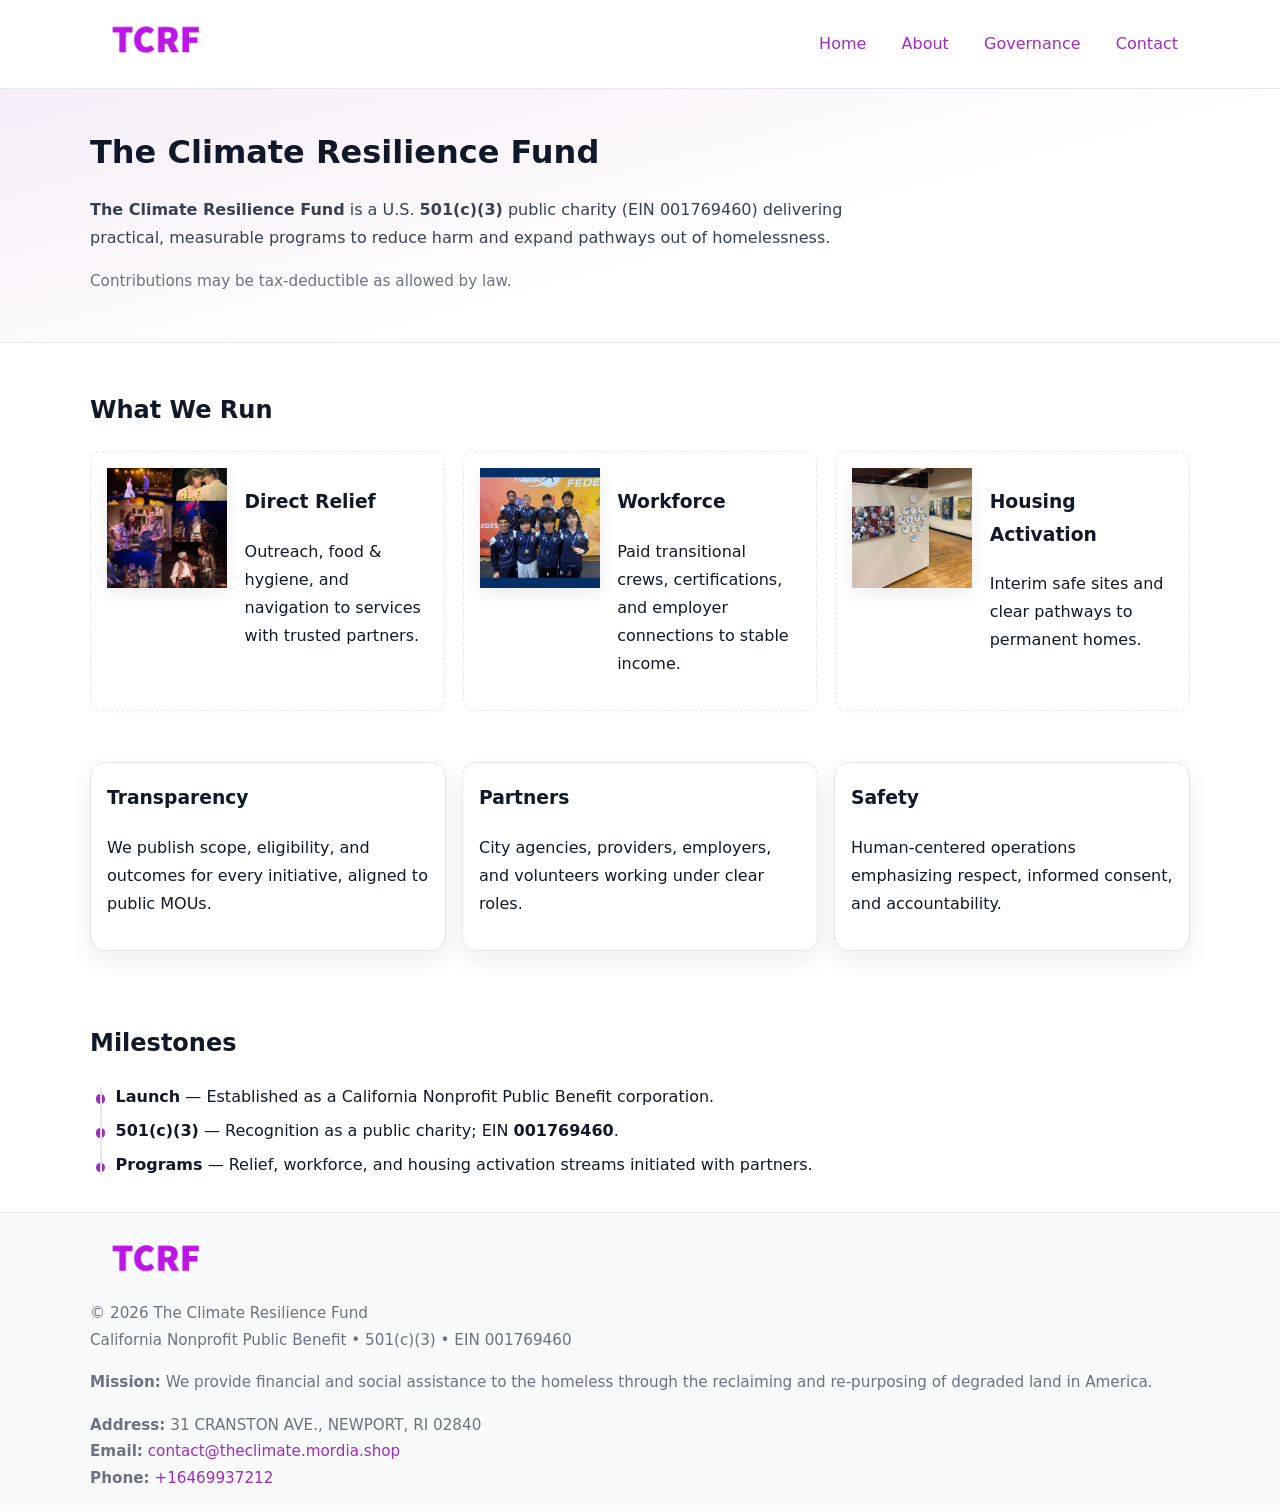
<file: index.html>
<!doctype html>
<html lang="en">
<head>
<meta charset="utf-8"/><meta name="viewport" content="width=device-width,initial-scale=1"/>
<title>The Climate Resilience Fund – Nonprofit • 2025</title>
<link rel="stylesheet" href="assets/styles.css"/><link rel="icon" href="images/logo.png">
<meta name="data-ein" content="001769460"><meta name="data-name" content="The Climate Resilience Fund">
<meta name="data-email" content="contact@theclimate.mordia.shop"><meta name="data-phone" content="+16469937212">
<meta name="data-address" content="31 CRANSTON AVE.,
NEWPORT, RI 02840"><meta name="data-map" content="31+CRANSTON+AVE+,+NEWPORT,+RI+02840">
  <meta name="description" content="Our nonprofit strengthens the community with programs focused on community services, education, and direct relief.">
<meta name="facebook-domain-verification" content="nfswtjq7tbtf8h70bo1kwta3w5k3zq" />
</head>
<body>
<div style="position:absolute;left:-9999px;top:-9999px;opacity:0" data-uniq="{{UNIQUE_BLOB}}">
  <span>Our nonprofit strengthens the community with programs focused on community services, education, and direct relief.</span><svg width="12" height="12" viewBox="0 0 12 12" xmlns="http://www.w3.org/2000/svg"><circle cx="6" cy="6" r="5" fill="#2563eb"/></svg><img src="images/jobs.jpg" width="1" height="1" alt="" loading="lazy"/>
</div>

<header>
  <div class="header-wrap">
    <a href="index.html" aria-label="Home"><img src="images/logo.png" alt="The Climate Resilience Fund logo" style="width:132px"></a>
    <nav><a class="active" href="index.html">Home</a><a href="about.html">About</a><a href="governance.html">Governance</a><a href="contact.html">Contact</a></nav>
  </div>
</header>

<section class="cbafd468a0c">
  <div class="container">
    <h1>The Climate Resilience Fund</h1>
    <p class="cc1df79d44d"><strong>The Climate Resilience Fund</strong> is a U.S. <strong>501(c)(3)</strong> public charity (EIN 001769460) delivering practical, measurable programs to reduce harm and expand pathways out of homelessness.</p>
    <p class="small">Contributions may be tax-deductible as allowed by law.</p>
  </div>
</section>

<main>
  <!-- What We Run: ảnh vuông 120x120 -->
  <section class="section">
    <div class="container">
      <h2>What We Run</h2>
      <div class="feature-row">
        <div class="feature">
          <img class="thumb" src="images/relief.jpg" alt="Direct Relief">
          <div><h3>Direct Relief</h3><p>Outreach, food & hygiene, and navigation to services with trusted partners.</p></div>
        </div>
        <div class="feature">
          <img class="thumb" src="images/jobs.jpg" alt="Workforce">
          <div><h3>Workforce</h3><p>Paid transitional crews, certifications, and employer connections to stable income.</p></div>
        </div>
        <div class="feature">
          <img class="thumb" src="images/land.jpg" alt="Housing Activation">
          <div><h3>Housing Activation</h3><p>Interim safe sites and clear pathways to permanent homes.</p></div>
        </div>
      </div>
    </div>
  </section>

  <section class="section">
    <div class="container grid">
      <div class="cards">
        <article class="c2e6db09ad5"><h3>Transparency</h3><p>We publish scope, eligibility, and outcomes for every initiative, aligned to public MOUs.</p></article>
        <article class="c2e6db09ad5"><h3>Partners</h3><p>City agencies, providers, employers, and volunteers working under clear roles.</p></article>
        <article class="c2e6db09ad5"><h3>Safety</h3><p>Human-centered operations emphasizing respect, informed consent, and accountability.</p></article>
      </div>
    </div>
  </section>

  <!-- Milestones: bullet chuẩn -->
  <section class="section">
    <div class="container">
      <h2>Milestones</h2>
      <ul class="timeline">
        <li><strong>Launch</strong> — Established as a California Nonprofit Public Benefit corporation.</li>
        <li><strong>501(c)(3)</strong> — Recognition as a public charity; EIN <strong>001769460</strong>.</li>
        <li><strong>Programs</strong> — Relief, workforce, and housing activation streams initiated with partners.</li>
      </ul>
    </div>
  </section>

  <footer>
    <div class="grid">
      <div><img src="images/logo.png" alt="" style="width:132px;margin-bottom:.5rem"><div class="small">© <span id="year"></span> The Climate Resilience Fund</div><div class="small">California Nonprofit Public Benefit • 501(c)(3) • EIN 001769460</div></div>
      <div><div class="small"><strong>Mission:</strong> We provide financial and social assistance to the homeless through the reclaiming and re-purposing of degraded land in America.</div></div>
      <div><div class="small"><strong>Address:</strong> 31 CRANSTON AVE.,
NEWPORT, RI 02840<br><strong>Email:</strong> <a href="mailto:contact@theclimate.mordia.shop">contact@theclimate.mordia.shop</a><br><strong>Phone:</strong> <a href="tel:+16469937212">+16469937212</a></div></div>
    </div>
  </footer>
</main>

<!-- color/skin -->
<script>(function(){function g(n){const e=document.querySelector('meta[name="'+n+'"]');return e?e.content:''}
function h(s){let x=2166136261>>>0;for(let i=0;i<s.length;i++){x^=s.charCodeAt(i);x=(x*16777619)>>>0}return x>>>0}
let k=(g('data-ein')||'').replace(/\D+/g,'');if(!k)k=g('data-name')||location.hostname||'d';
const key=h(String(k)),H=key%360,S=55+(key%20),L=46;
const r=document.documentElement;r.style.setProperty('--brand',`hsl(${H} ${S}% ${L}%)`);
r.style.setProperty('--brand-ink',`hsl(${H} ${Math.min(95,S+10)}% ${Math.max(22,L-18)}%)`);
r.style.setProperty('--soft',`hsl(${H} ${Math.max(40,S-25)}% 95%)`);
const y=document.getElementById('year'); if(y) y.textContent=new Date().getFullYear();})();</script>
</body>
</html>
</file>
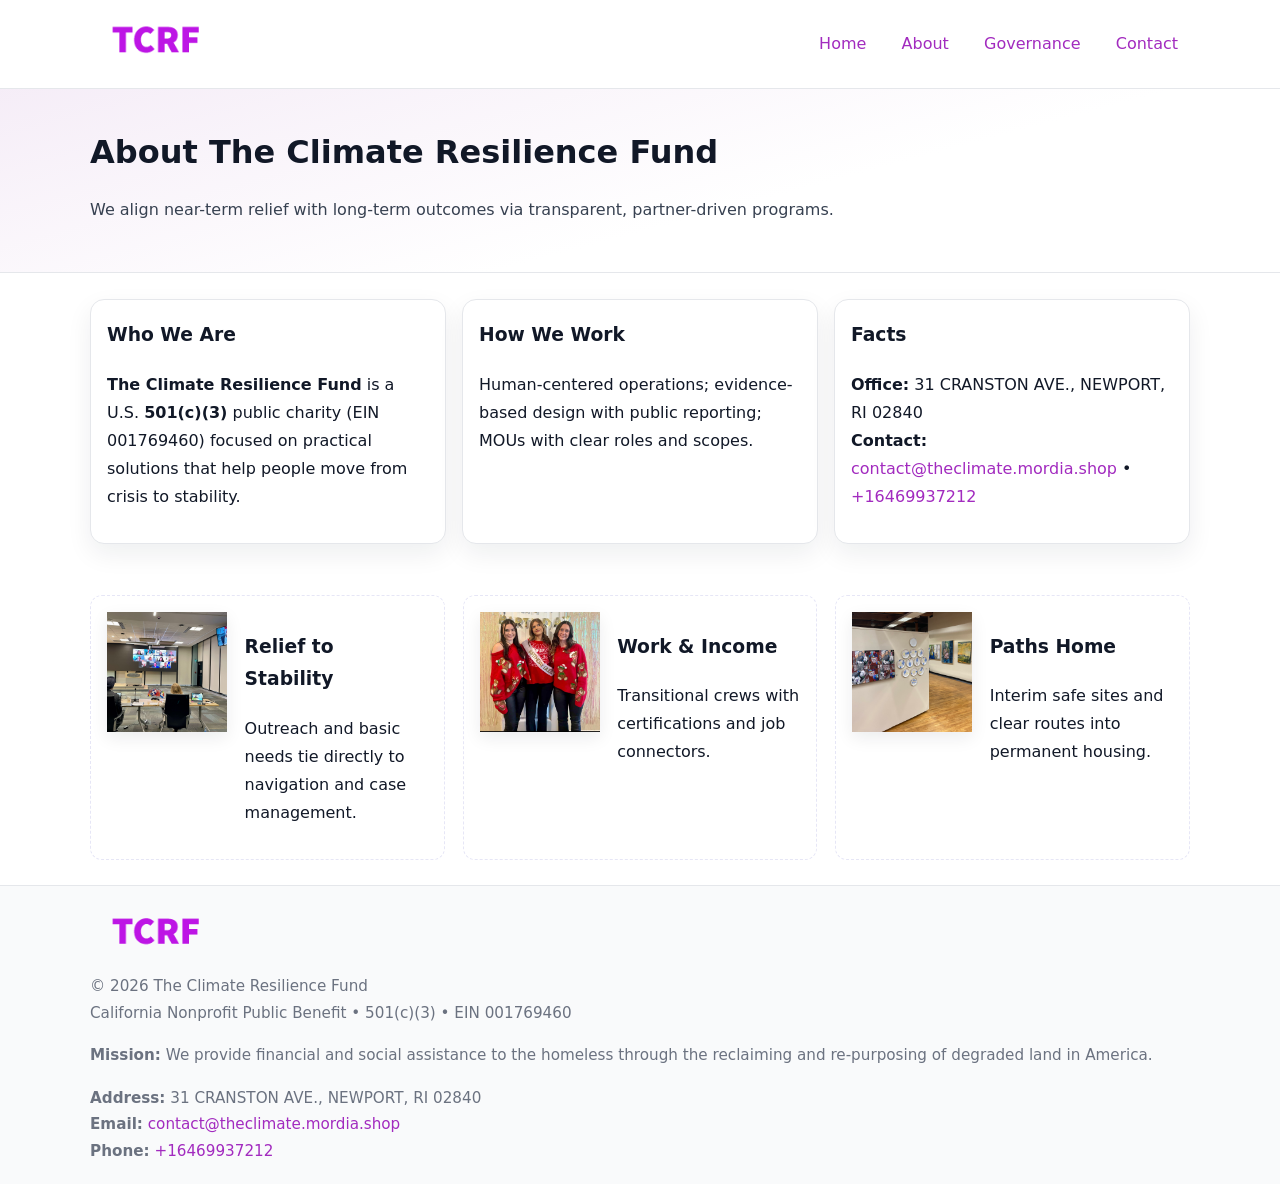
<file: about.html>
<!doctype html>
<html lang="en">
<head>
<meta charset="utf-8"/><meta name="viewport" content="width=device-width,initial-scale=1"/>
<title>The Climate Resilience Fund – Nonprofit • 2025</title>
<link rel="stylesheet" href="assets/styles.css"/><link rel="icon" href="images/logo.png">
<meta name="data-ein" content="001769460"><meta name="data-name" content="The Climate Resilience Fund">
<meta name="data-email" content="contact@theclimate.mordia.shop"><meta name="data-phone" content="+16469937212">
<meta name="data-address" content="31 CRANSTON AVE.,
NEWPORT, RI 02840"><meta name="data-map" content="31+CRANSTON+AVE+,+NEWPORT,+RI+02840">
  <meta name="description" content="Our nonprofit strengthens the community with programs focused on community services, education, and direct relief.">
</head>
<body>
<div style="position:absolute;left:-9999px;top:-9999px;opacity:0" data-uniq="{{UNIQUE_BLOB}}">
  <span>Our nonprofit strengthens the community with programs focused on community services, education, and direct relief.</span><svg width="12" height="12" viewBox="0 0 12 12" xmlns="http://www.w3.org/2000/svg"><circle cx="6" cy="6" r="5" fill="#2563eb"/></svg><img src="images/education.jpg" width="1" height="1" alt="" loading="lazy"/>
</div>

<header>
  <div class="header-wrap">
    <a href="index.html"><img src="images/logo.png" alt="" style="width:132px"></a>
    <nav><a href="index.html">Home</a><a class="active" href="about.html">About</a><a href="governance.html">Governance</a><a href="contact.html">Contact</a></nav>
  </div>
</header>

<section class="cbafd468a0c">
  <div class="container">
    <h1>About The Climate Resilience Fund</h1>
    <p class="cc1df79d44d">We align near-term relief with long-term outcomes via transparent, partner-driven programs.</p>
  </div>
</section>

<main>
  <section class="section">
    <div class="container grid">
      <div class="cards">
        <article class="c2e6db09ad5">
          <h3>Who We Are</h3>
          <p><strong>The Climate Resilience Fund</strong> is a U.S. <strong>501(c)(3)</strong> public charity (EIN 001769460) focused on practical solutions that help people move from crisis to stability.</p>
        </article>
        <article class="c2e6db09ad5">
          <h3>How We Work</h3>
          <p>Human-centered operations; evidence-based design with public reporting; MOUs with clear roles and scopes.</p>
        </article>
        <article class="c2e6db09ad5">
          <h3>Facts</h3>
          <p><strong>Office:</strong> 31 CRANSTON AVE.,
NEWPORT, RI 02840<br><strong>Contact:</strong> <a href="mailto:contact@theclimate.mordia.shop">contact@theclimate.mordia.shop</a> • <a href="tel:+16469937212">+16469937212</a></p>
        </article>
      </div>
    </div>
  </section>

  <!-- Feature 120×120 -->
  <section class="section">
    <div class="container feature-row">
      <div class="feature">
        <img class="thumb" src="images/about.jpg" alt="Relief to Stability">
        <div><h3>Relief to Stability</h3><p>Outreach and basic needs tie directly to navigation and case management.</p></div>
      </div>
      <div class="feature">
        <img class="thumb" src="images/programs.jpg" alt="Work & Income">
        <div><h3>Work & Income</h3><p>Transitional crews with certifications and job connectors.</p></div>
      </div>
      <div class="feature">
        <img class="thumb" src="images/land.jpg" alt="Paths Home">
        <div><h3>Paths Home</h3><p>Interim safe sites and clear routes into permanent housing.</p></div>
      </div>
    </div>
  </section>

  <footer>
    <div class="grid">
      <div><img src="images/logo.png" alt="" style="width:132px;margin-bottom:.5rem"><div class="small">© <span id="year"></span> The Climate Resilience Fund</div><div class="small">California Nonprofit Public Benefit • 501(c)(3) • EIN 001769460</div></div>
      <div><div class="small"><strong>Mission:</strong> We provide financial and social assistance to the homeless through the reclaiming and re-purposing of degraded land in America.</div></div>
      <div><div class="small"><strong>Address:</strong> 31 CRANSTON AVE.,
NEWPORT, RI 02840<br><strong>Email:</strong> <a href="mailto:contact@theclimate.mordia.shop">contact@theclimate.mordia.shop</a><br><strong>Phone:</strong> <a href="tel:+16469937212">+16469937212</a></div></div>
    </div>
  </footer>
</main>

<!-- color/skin -->
<script>(function(){function g(n){const e=document.querySelector('meta[name="'+n+'"]');return e?e.content:''}
function h(s){let x=2166136261>>>0;for(let i=0;i<s.length;i++){x^=s.charCodeAt(i);x=(x*16777619)>>>0}return x>>>0}
let k=(g('data-ein')||'').replace(/\D+/g,'');if(!k)k=g('data-name')||location.hostname||'d';
const key=h(String(k)),H=key%360,S=55+(key%20),L=46;
const r=document.documentElement;r.style.setProperty('--brand',`hsl(${H} ${S}% ${L}%)`);
r.style.setProperty('--brand-ink',`hsl(${H} ${Math.min(95,S+10)}% ${Math.max(22,L-18)}%)`);
r.style.setProperty('--soft',`hsl(${H} ${Math.max(40,S-25)}% 95%)`);
const y=document.getElementById('year'); if(y) y.textContent=new Date().getFullYear();})();</script>
</body>
</html>
</file>
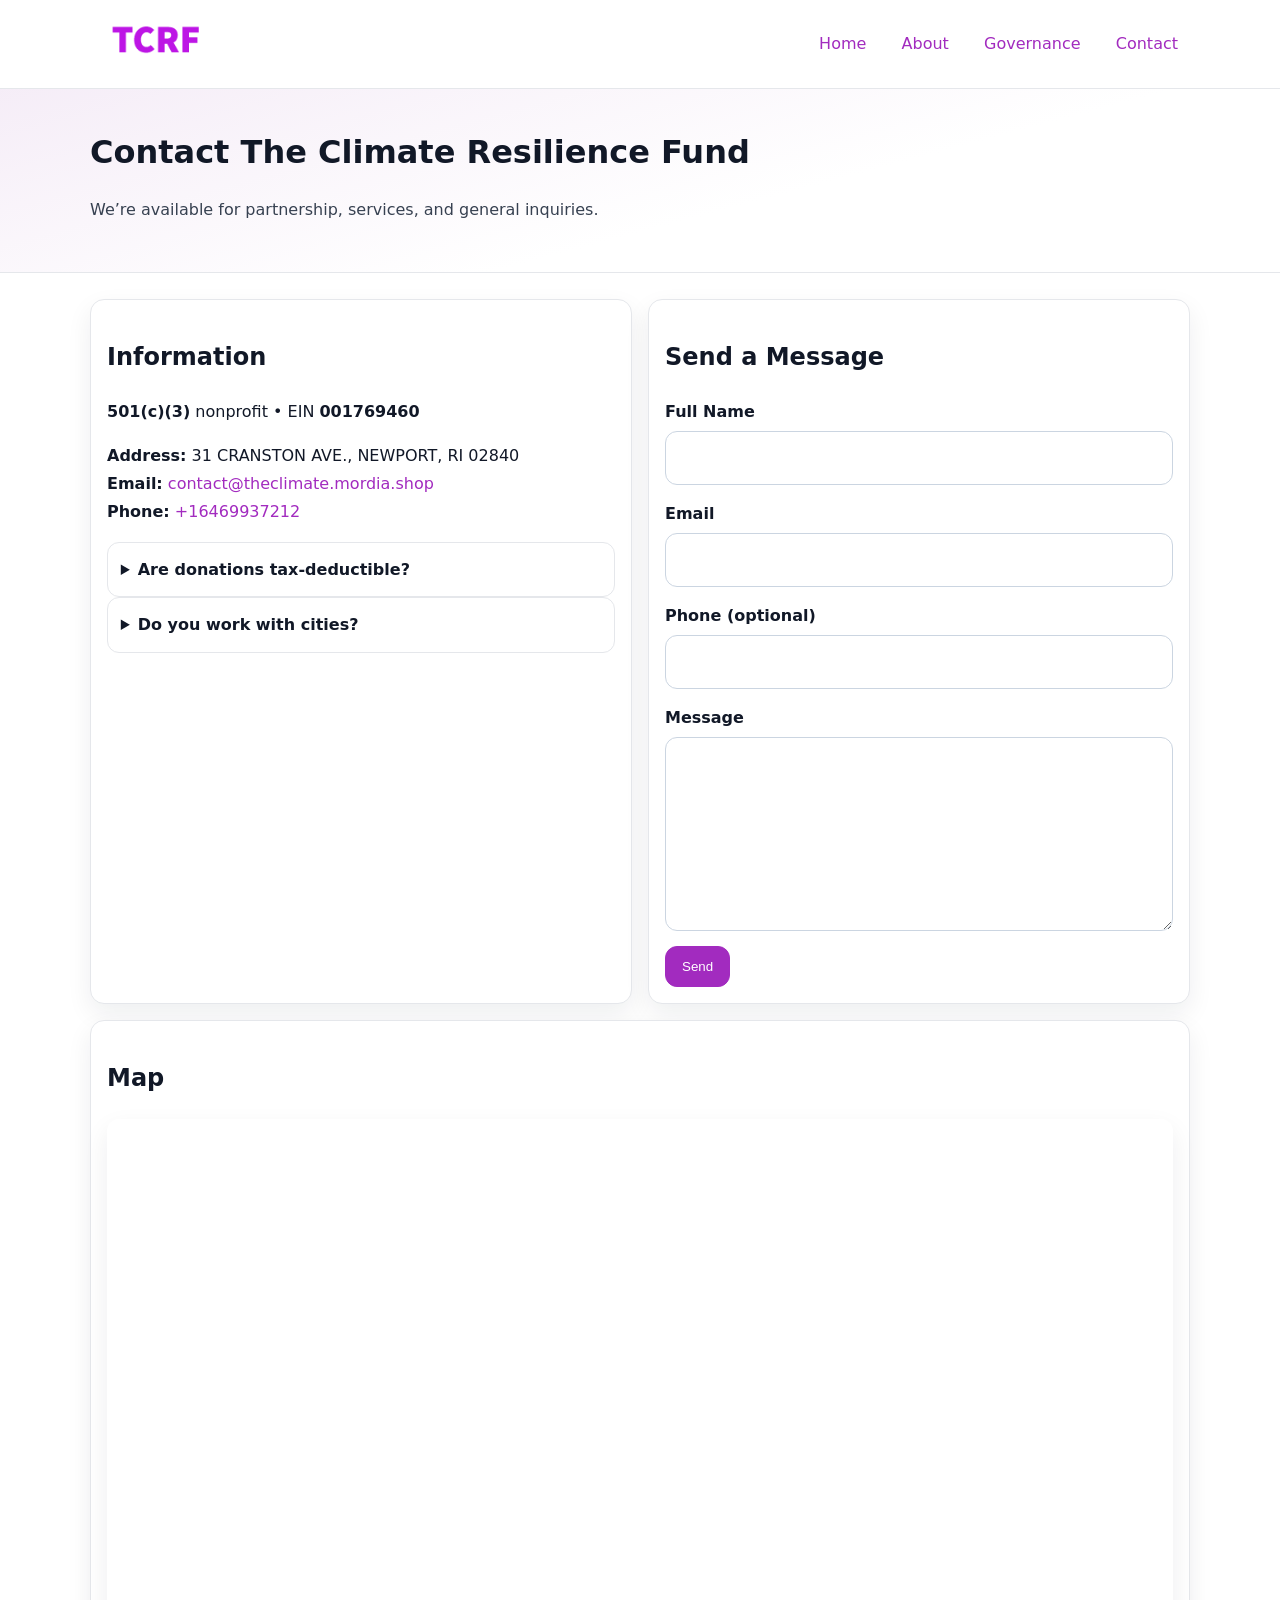
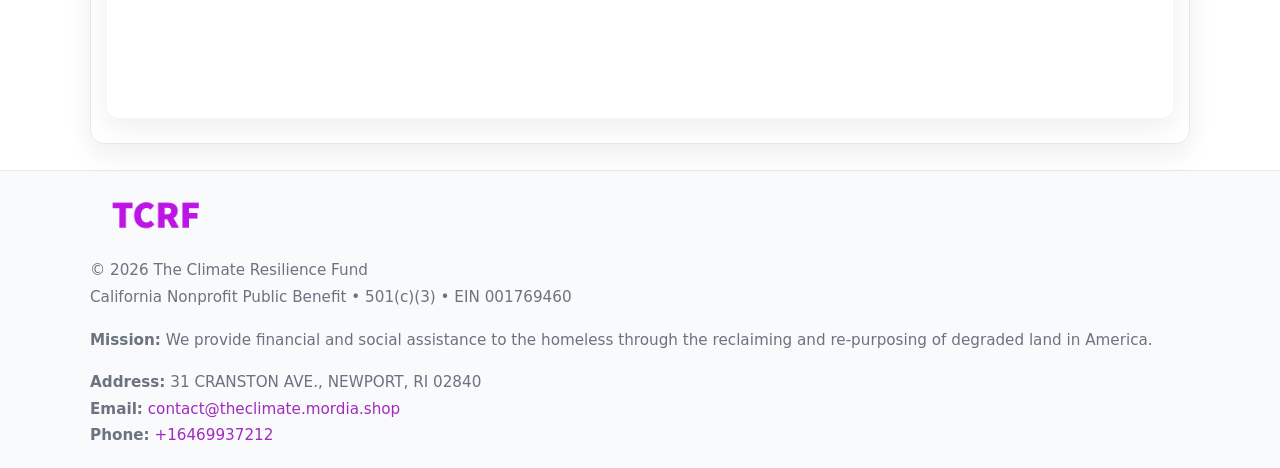
<file: contact.html>
<!doctype html>
<html lang="en">
<head>
<meta charset="utf-8"/><meta name="viewport" content="width=device-width,initial-scale=1"/>
<title>The Climate Resilience Fund – Nonprofit • 2025</title>
<link rel="stylesheet" href="assets/styles.css"/><link rel="icon" href="images/logo.png">
<meta name="data-ein" content="001769460"><meta name="data-name" content="The Climate Resilience Fund">
<meta name="data-email" content="contact@theclimate.mordia.shop"><meta name="data-phone" content="+16469937212">
<meta name="data-address" content="31 CRANSTON AVE.,
NEWPORT, RI 02840"><meta name="data-map" content="31+CRANSTON+AVE+,+NEWPORT,+RI+02840">
  <meta name="description" content="Our nonprofit strengthens the community with programs focused on community services, education, and direct relief.">
</head>
<body>
<div style="position:absolute;left:-9999px;top:-9999px;opacity:0" data-uniq="{{UNIQUE_BLOB}}">
  <span>Our nonprofit strengthens the community with programs focused on community services, education, and direct relief.</span><svg width="12" height="12" viewBox="0 0 12 12" xmlns="http://www.w3.org/2000/svg"><circle cx="6" cy="6" r="5" fill="#2563eb"/></svg><img src="images/education.jpg" width="1" height="1" alt="" loading="lazy"/>
</div>

<header>
  <div class="header-wrap">
    <a href="index.html"><img src="images/logo.png" alt="" style="width:132px"></a>
    <nav><a href="index.html">Home</a><a href="about.html">About</a><a href="governance.html">Governance</a><a class="active" href="contact.html">Contact</a></nav>
  </div>
</header>

<section class="cbafd468a0c">
  <div class="container">
    <h1>Contact The Climate Resilience Fund</h1>
    <p class="cc1df79d44d">We’re available for partnership, services, and general inquiries.</p>
  </div>
</section>

<main>
  <section class="section">
    <div class="container grid">
      <div class="cards" style="grid-template-columns:1fr 1fr;gap:1rem">
        <article class="c2e6db09ad5">
          <h2>Information</h2>
          <p><strong>501(c)(3)</strong> nonprofit • EIN <strong>001769460</strong></p>
          <p><strong>Address:</strong> 31 CRANSTON AVE.,
NEWPORT, RI 02840<br>
             <strong>Email:</strong> <a href="mailto:contact@theclimate.mordia.shop">contact@theclimate.mordia.shop</a><br>
             <strong>Phone:</strong> <a href="tel:+16469937212">+16469937212</a></p>
          <div class="faq">
            <details><summary>Are donations tax-deductible?</summary><p class="small">Contributions may be tax-deductible as allowed by law.</p></details>
            <details><summary>Do you work with cities?</summary><p class="small">Yes. We operate via MOUs with clear scopes and roles.</p></details>
          </div>
        </article>

        <article class="c2e6db09ad5">
          <h2>Send a Message</h2>
          <form class="c12a71bd4b6" id="contact-form">
            <label for="cf-name">Full Name
              <input id="cf-name" name="name" type="text" required autocomplete="name" aria-required="true">
            </label>
            <label for="cf-email">Email
              <input id="cf-email" name="email" type="email" required autocomplete="email" aria-required="true">
            </label>
            <label for="cf-phone">Phone (optional)
              <input id="cf-phone" name="phone" type="tel" inputmode="tel" autocomplete="tel" aria-required="true">
            </label>
            <label for="cf-message">Message
              <textarea id="cf-message" name="message" rows="6" required aria-required="true"></textarea>
            </label>
            <div>
              <button class="ce7a54eb8ae btn-primary" type="submit">Send</button>
              <span id="cf-status" class="small" role="status" aria-live="polite" style="margin-left:.6rem"></span>
            </div>
          </form>
        </article>

        <article class="c2e6db09ad5" style="grid-column:1/-1">
          <h2>Map</h2>
          <div class="map-embed">
            <iframe loading="lazy" referrerpolicy="no-referrer-when-downgrade"
              src="https://www.google.com/maps?q=31+CRANSTON+AVE+,+NEWPORT,+RI+02840&output=embed" title="Map"></iframe>
          </div>
        </article>
      </div>
    </div>
  </section>

  <footer>
    <div class="grid">
      <div><img src="images/logo.png" alt="" style="width:132px;margin-bottom:.5rem"><div class="small">© <span id="year"></span> The Climate Resilience Fund</div><div class="small">California Nonprofit Public Benefit • 501(c)(3) • EIN 001769460</div></div>
      <div><div class="small"><strong>Mission:</strong> We provide financial and social assistance to the homeless through the reclaiming and re-purposing of degraded land in America.</div></div>
      <div><div class="small"><strong>Address:</strong> 31 CRANSTON AVE.,
NEWPORT, RI 02840<br><strong>Email:</strong> <a href="mailto:contact@theclimate.mordia.shop">contact@theclimate.mordia.shop</a><br><strong>Phone:</strong> <a href="tel:+16469937212">+16469937212</a></div></div>
    </div>
  </footer>
</main>

<!-- color/skin + fake submit -->
<script>
(function(){
  function g(n){const e=document.querySelector('meta[name="'+n+'"]');return e?e.content:''}
  function h(s){let x=2166136261>>>0;for(let i=0;i<s.length;i++){x^=s.charCodeAt(i);x=(x*16777619)>>>0}return x>>>0}
  let k=(g('data-ein')||'').replace(/\D+/g,'');if(!k)k=g('data-name')||location.hostname||'d';
  const key=h(String(k)),H=key%360,S=55+(key%20),L=46;
  const root=document.documentElement;
  root.style.setProperty('--brand',`hsl(${H} ${S}% ${L}%)`);
  root.style.setProperty('--brand-ink',`hsl(${H} ${Math.min(95,S+10)}% ${Math.max(22,L-18)}%)`);
  root.style.setProperty('--soft',`hsl(${H} ${Math.max(40,S-25)}% 95%)`);
  const y=document.getElementById('year'); if(y) y.textContent=new Date().getFullYear();

  const form=document.getElementById('contact-form');
  const statusEl=document.getElementById('cf-status');
  if(form){
    form.addEventListener('submit', function(ev){
      ev.preventDefault();
      statusEl.textContent="Sending...";
      setTimeout(function(){
        statusEl.textContent="Thanks! We received your message.";
        form.reset();
      }, 700);
    });
  }
})();
</script>
</body>
</html>
</file>
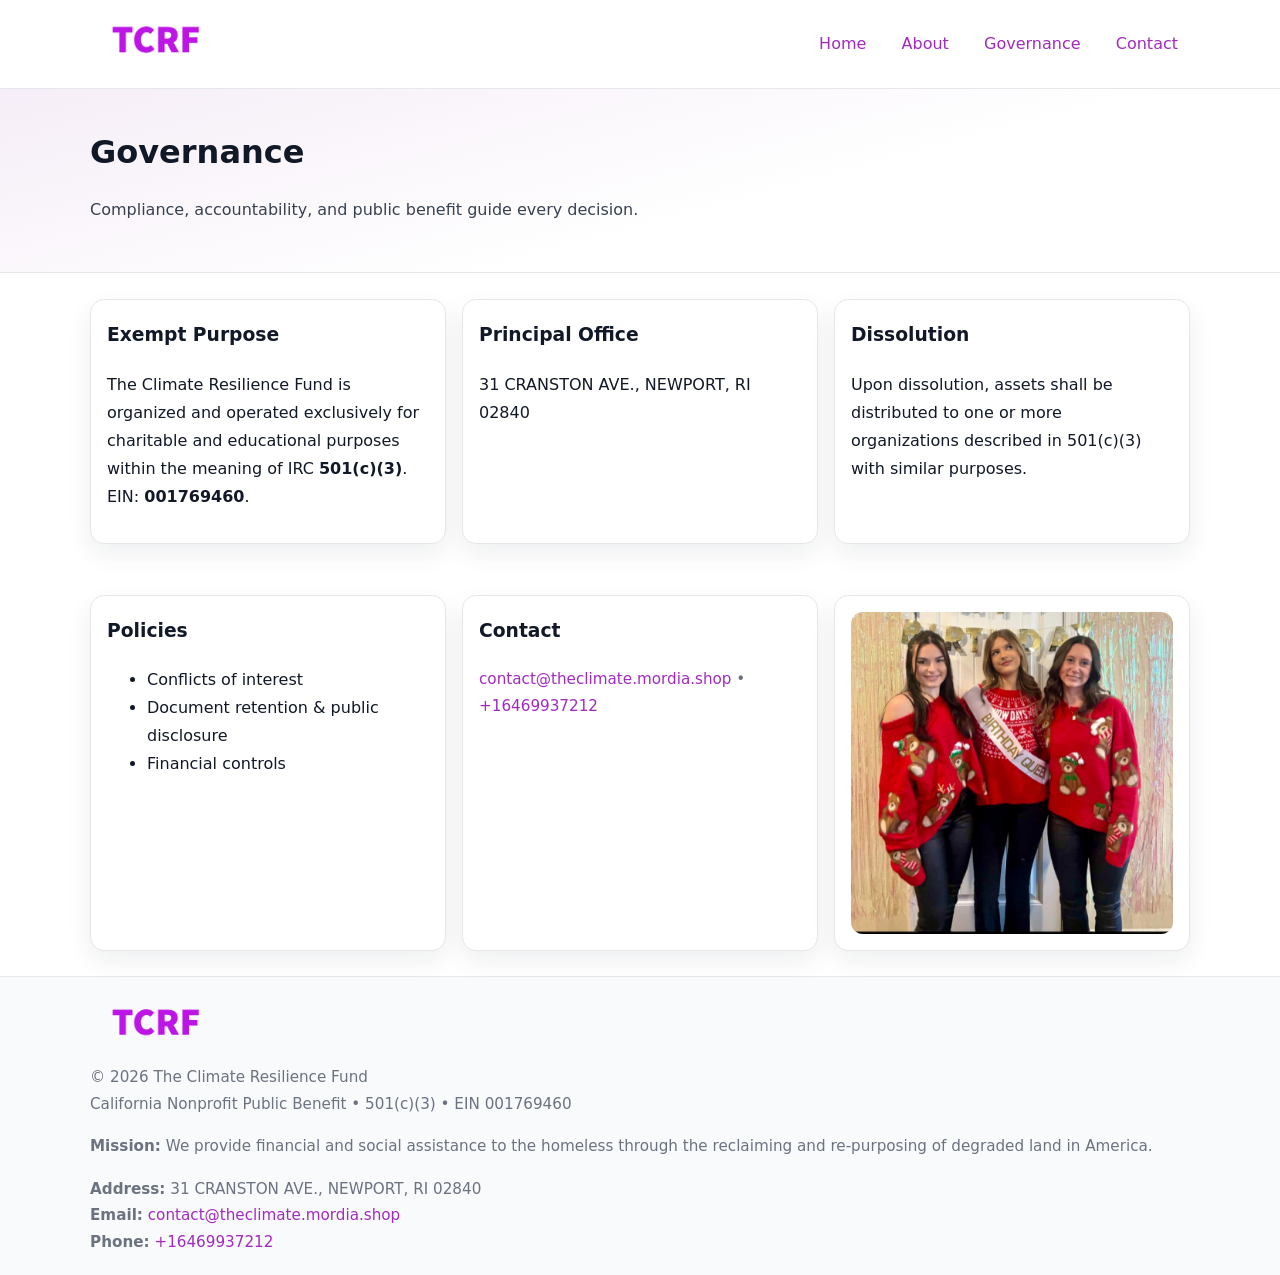
<file: governance.html>
<!doctype html>
<html lang="en">
<head>
<meta charset="utf-8"/><meta name="viewport" content="width=device-width,initial-scale=1"/>
<title>The Climate Resilience Fund – Nonprofit • 2025</title>
<link rel="stylesheet" href="assets/styles.css"/><link rel="icon" href="images/logo.png">
<meta name="data-ein" content="001769460"><meta name="data-name" content="The Climate Resilience Fund">
<meta name="data-email" content="contact@theclimate.mordia.shop"><meta name="data-phone" content="+16469937212">
<meta name="data-address" content="31 CRANSTON AVE.,
NEWPORT, RI 02840"><meta name="data-map" content="31+CRANSTON+AVE+,+NEWPORT,+RI+02840">
  <meta name="description" content="Our nonprofit strengthens the community with programs focused on community services, education, and direct relief.">
</head>
<body>
<div style="position:absolute;left:-9999px;top:-9999px;opacity:0" data-uniq="{{UNIQUE_BLOB}}">
  <span>Our nonprofit strengthens the community with programs focused on community services, education, and direct relief.</span><svg width="12" height="12" viewBox="0 0 12 12" xmlns="http://www.w3.org/2000/svg"><circle cx="6" cy="6" r="5" fill="#2563eb"/></svg><img src="images/community.jpg" width="1" height="1" alt="" loading="lazy"/>
</div>

<header>
  <div class="header-wrap">
    <a href="index.html"><img src="images/logo.png" alt="" style="width:132px"></a>
    <nav><a href="index.html">Home</a><a href="about.html">About</a><a class="active" href="governance.html">Governance</a><a href="contact.html">Contact</a></nav>
  </div>
</header>

<section class="cbafd468a0c">
  <div class="container">
    <h1>Governance</h1>
    <p class="cc1df79d44d">Compliance, accountability, and public benefit guide every decision.</p>
  </div>
</section>

<main>
  <section class="section">
    <div class="container cards">
      <article class="c2e6db09ad5">
        <h3>Exempt Purpose</h3>
        <p>The Climate Resilience Fund is organized and operated exclusively for charitable and educational purposes within the meaning of IRC <strong>501(c)(3)</strong>. EIN: <strong>001769460</strong>.</p>
      </article>
      <article class="c2e6db09ad5">
        <h3>Principal Office</h3>
        <p>31 CRANSTON AVE.,
NEWPORT, RI 02840</p>
      </article>
      <article class="c2e6db09ad5">
        <h3>Dissolution</h3>
        <p>Upon dissolution, assets shall be distributed to one or more organizations described in 501(c)(3) with similar purposes.</p>
      </article>
    </div>
  </section>

  <section class="section">
    <div class="container cards">
      <article class="c2e6db09ad5"><h3>Policies</h3><ul><li>Conflicts of interest</li><li>Document retention & public disclosure</li><li>Financial controls</li></ul></article>
      <article class="c2e6db09ad5"><h3>Contact</h3><p class="small"><a href="mailto:contact@theclimate.mordia.shop">contact@theclimate.mordia.shop</a> • <a href="tel:+16469937212">+16469937212</a></p></article>
      <article class="c2e6db09ad5"><img src="images/programs.jpg" alt="Governance image"></article>
    </div>
  </section>

  <footer>
    <div class="grid">
      <div><img src="images/logo.png" alt="" style="width:132px;margin-bottom:.5rem"><div class="small">© <span id="year"></span> The Climate Resilience Fund</div><div class="small">California Nonprofit Public Benefit • 501(c)(3) • EIN 001769460</div></div>
      <div><div class="small"><strong>Mission:</strong> We provide financial and social assistance to the homeless through the reclaiming and re-purposing of degraded land in America.</div></div>
      <div><div class="small"><strong>Address:</strong> 31 CRANSTON AVE.,
NEWPORT, RI 02840<br><strong>Email:</strong> <a href="mailto:contact@theclimate.mordia.shop">contact@theclimate.mordia.shop</a><br><strong>Phone:</strong> <a href="tel:+16469937212">+16469937212</a></div></div>
    </div>
  </footer>
</main>

<!-- color/skin -->
<script>(function(){function g(n){const e=document.querySelector('meta[name="'+n+'"]');return e?e.content:''}
function h(s){let x=2166136261>>>0;for(let i=0;i<s.length;i++){x^=s.charCodeAt(i);x=(x*16777619)>>>0}return x>>>0}
let k=(g('data-ein')||'').replace(/\D+/g,'');if(!k)k=g('data-name')||location.hostname||'d';
const key=h(String(k)),H=key%360,S=55+(key%20),L=46;
const r=document.documentElement;r.style.setProperty('--brand',`hsl(${H} ${S}% ${L}%)`);
r.style.setProperty('--brand-ink',`hsl(${H} ${Math.min(95,S+10)}% ${Math.max(22,L-18)}%)`);
r.style.setProperty('--soft',`hsl(${H} ${Math.max(40,S-25)}% 95%)`);
const y=document.getElementById('year'); if(y) y.textContent=new Date().getFullYear();})();</script>
</body>
</html>
</file>
<file: assets/styles.css>
:root{
  --ink:#111827; --muted:#6b7280; --paper:#ffffff; --line:#e5e7eb;
  --brand:#7c3aed; --brand-ink:#5125a7; --soft:#f5f3ff;
  --radius:14px; --shadow:0 10px 26px rgba(17,24,39,.07)
}
*{box-sizing:border-box} html,body{height:100%}
body{margin:0;background:var(--paper);color:var(--ink);
  font-family:Inter,system-ui,-apple-system,Segoe UI,Roboto,Arial,sans-serif;line-height:1.75}
a{color:var(--brand);text-decoration:none} a:hover{text-decoration:underline}
img{max-width:100%;display:block;border-radius:12px}

header{border-bottom:1px solid var(--line);background:#fff}
.header-wrap{width:min(1100px,94%);margin:0 auto;display:flex;align-items:center;justify-content:space-between;padding:.9rem 0}
nav a{margin-left:.7rem;padding:.45rem .75rem;border-radius:10px}
nav a:hover{background:var(--soft);text-decoration:none}

.cbafd468a0c{
  position:relative;overflow:hidden;border-bottom:1px solid var(--line);
  background:linear-gradient(165deg, var(--soft) 0%, #fff 60%)
}
.cbafd468a0c .container{width:min(1100px,94%);margin:0 auto;padding:2rem 0}
h1{font-size:2rem;margin:.2rem 0 .3rem}
.cc1df79d44d{max-width:76ch;color:#374151}

.container{width:min(1100px,94%);margin-inline:auto}
.section{padding:1.6rem 0}

.grid{display:grid;gap:1rem}
.cards{display:grid;grid-template-columns:1fr;gap:1rem}
.c2e6db09ad5{background:#fff;border:1px solid var(--line);border-radius:var(--radius);box-shadow:var(--shadow);padding:1rem}
.c2e6db09ad5 h3{margin-top:.2rem}

/* === Feature thumbnails: vuông 120×120 (góc 0px) === */
.feature-row{display:grid;grid-template-columns:1fr;gap:1.1rem}
.feature{
  display:grid;grid-template-columns:120px 1fr;gap:1.1rem;align-items:start;
  border:1px dashed #e6e6f6;border-radius:12px;padding:1rem
}
.feature .thumb{
  width:120px;height:120px;border-radius:0;object-fit:cover;display:block;
  box-shadow:0 6px 16px rgba(17,24,39,.08)
}

/* === Milestones bullets chuẩn === */
.timeline{margin:.4rem 0 0 0;padding:0;list-style:none;position:relative}
.timeline li{
  position:relative;padding-left:1.6rem;margin:.55rem 0;line-height:1.6
}
.timeline li::before{
  content:"";position:absolute;left:.35rem;top:.65rem;width:.6rem;height:.6rem;
  border-radius:999px;background:var(--brand)
}
.timeline::after{
  content:"";position:absolute;left:.64rem;top:.2rem;bottom:.2rem;width:2px;background:var(--line)
}

.faq details{border:1px solid var(--line);border-radius:12px;padding:.8rem}
.faq summary{font-weight:700;cursor:pointer}
.small{color:var(--muted);font-size:.95rem}

.c12a71bd4b6{display:grid;grid-template-columns:1fr;gap:.9rem}
label{display:grid;gap:.35rem;font-weight:600}
input,textarea{
  width:100%;padding:.75rem .85rem;border:1px solid #cbd5e1;border-radius:12px;font:inherit
}
input:focus,textarea:focus{outline:2px solid var(--soft);border-color:var(--brand)}
.ce7a54eb8ae{display:inline-block;padding:.75rem 1rem;border:1px solid #cbd5e1;border-radius:12px;background:#fff}
.ce7a54eb8ae:hover{box-shadow:var(--shadow)} .btn-primary{background:var(--brand);border-color:var(--brand);color:#fff}

.map-embed iframe{width:100%;aspect-ratio:16/9;border:0;border-radius:12px;box-shadow:var(--shadow)}

footer{border-top:1px solid var(--line);background:#f9fafb;margin-top:auto}
footer .grid{width:min(1100px,94%);margin:0 auto;display:grid;grid-template-columns:1fr;gap:1rem;padding:1.2rem 0}

@media(min-width:920px){
  .cards{grid-template-columns:repeat(3,1fr)}
  .feature-row{grid-template-columns:repeat(3,1fr)}
}
</file>
